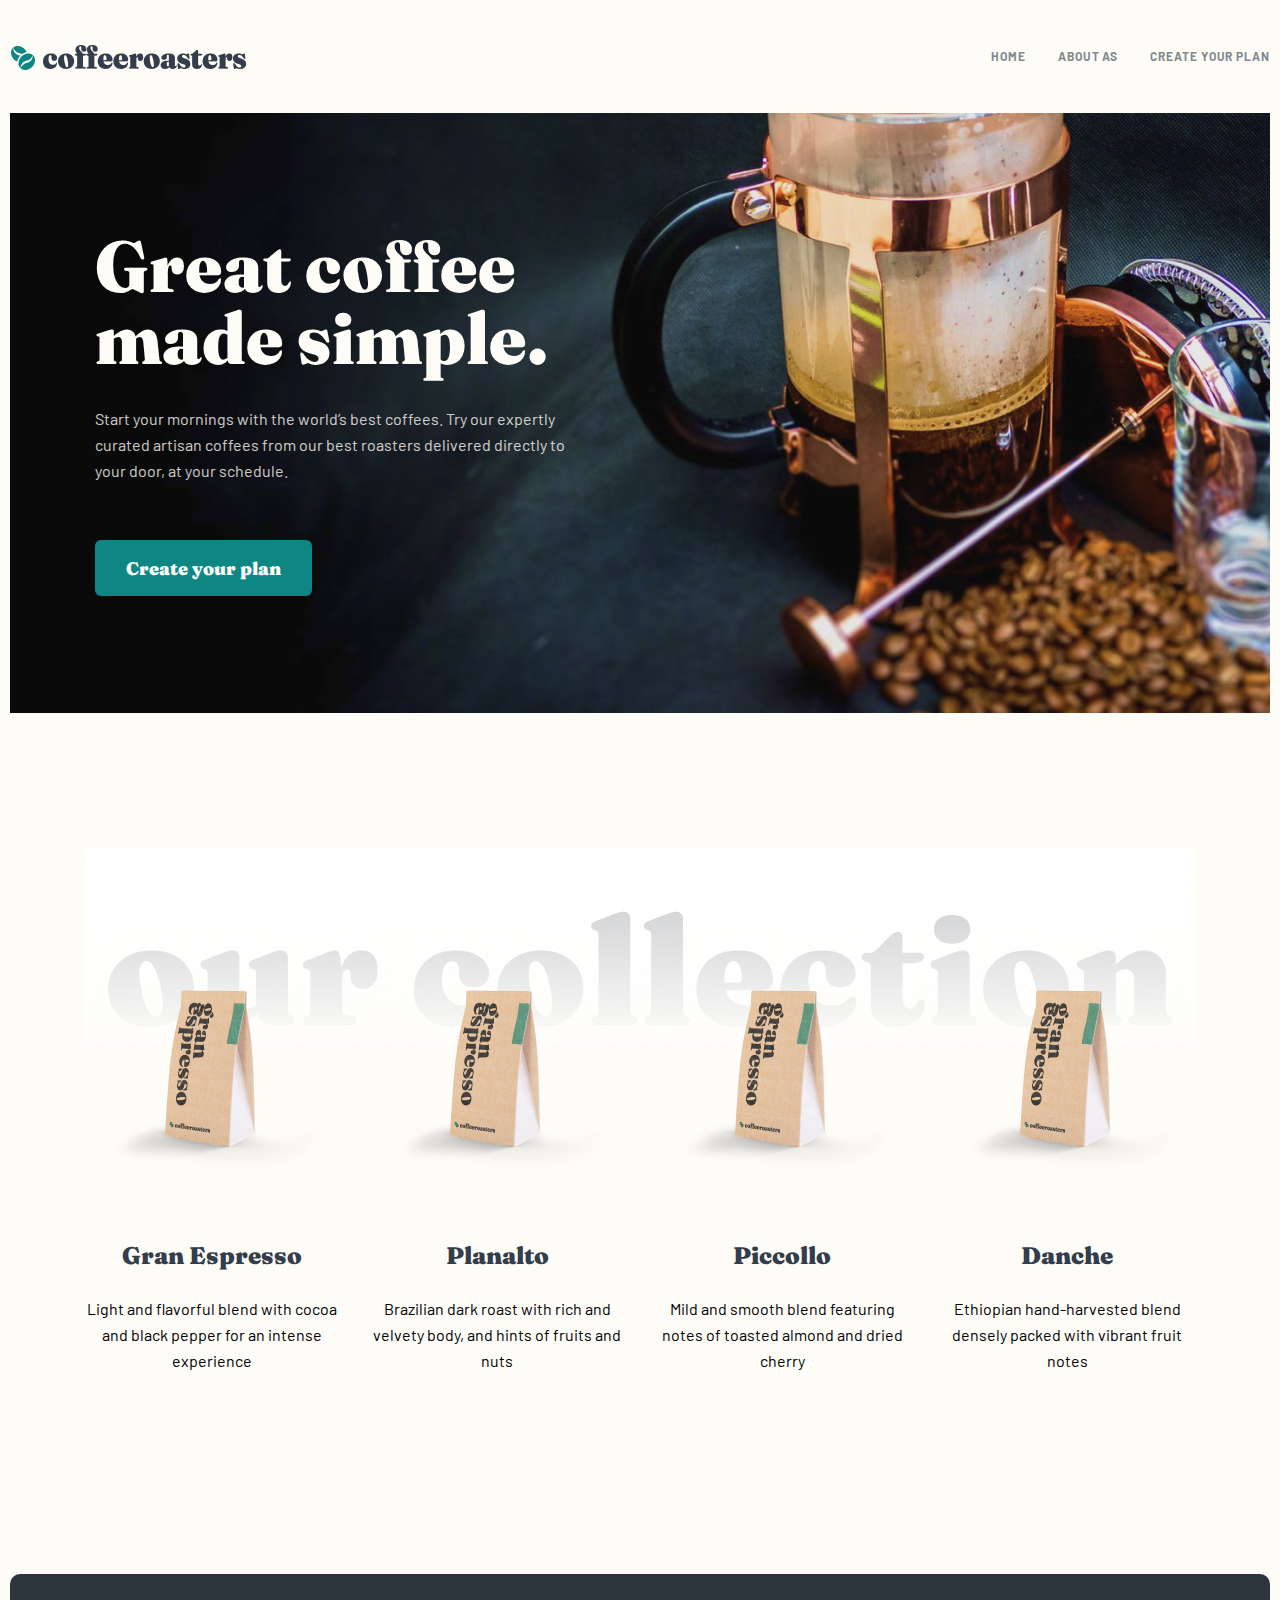
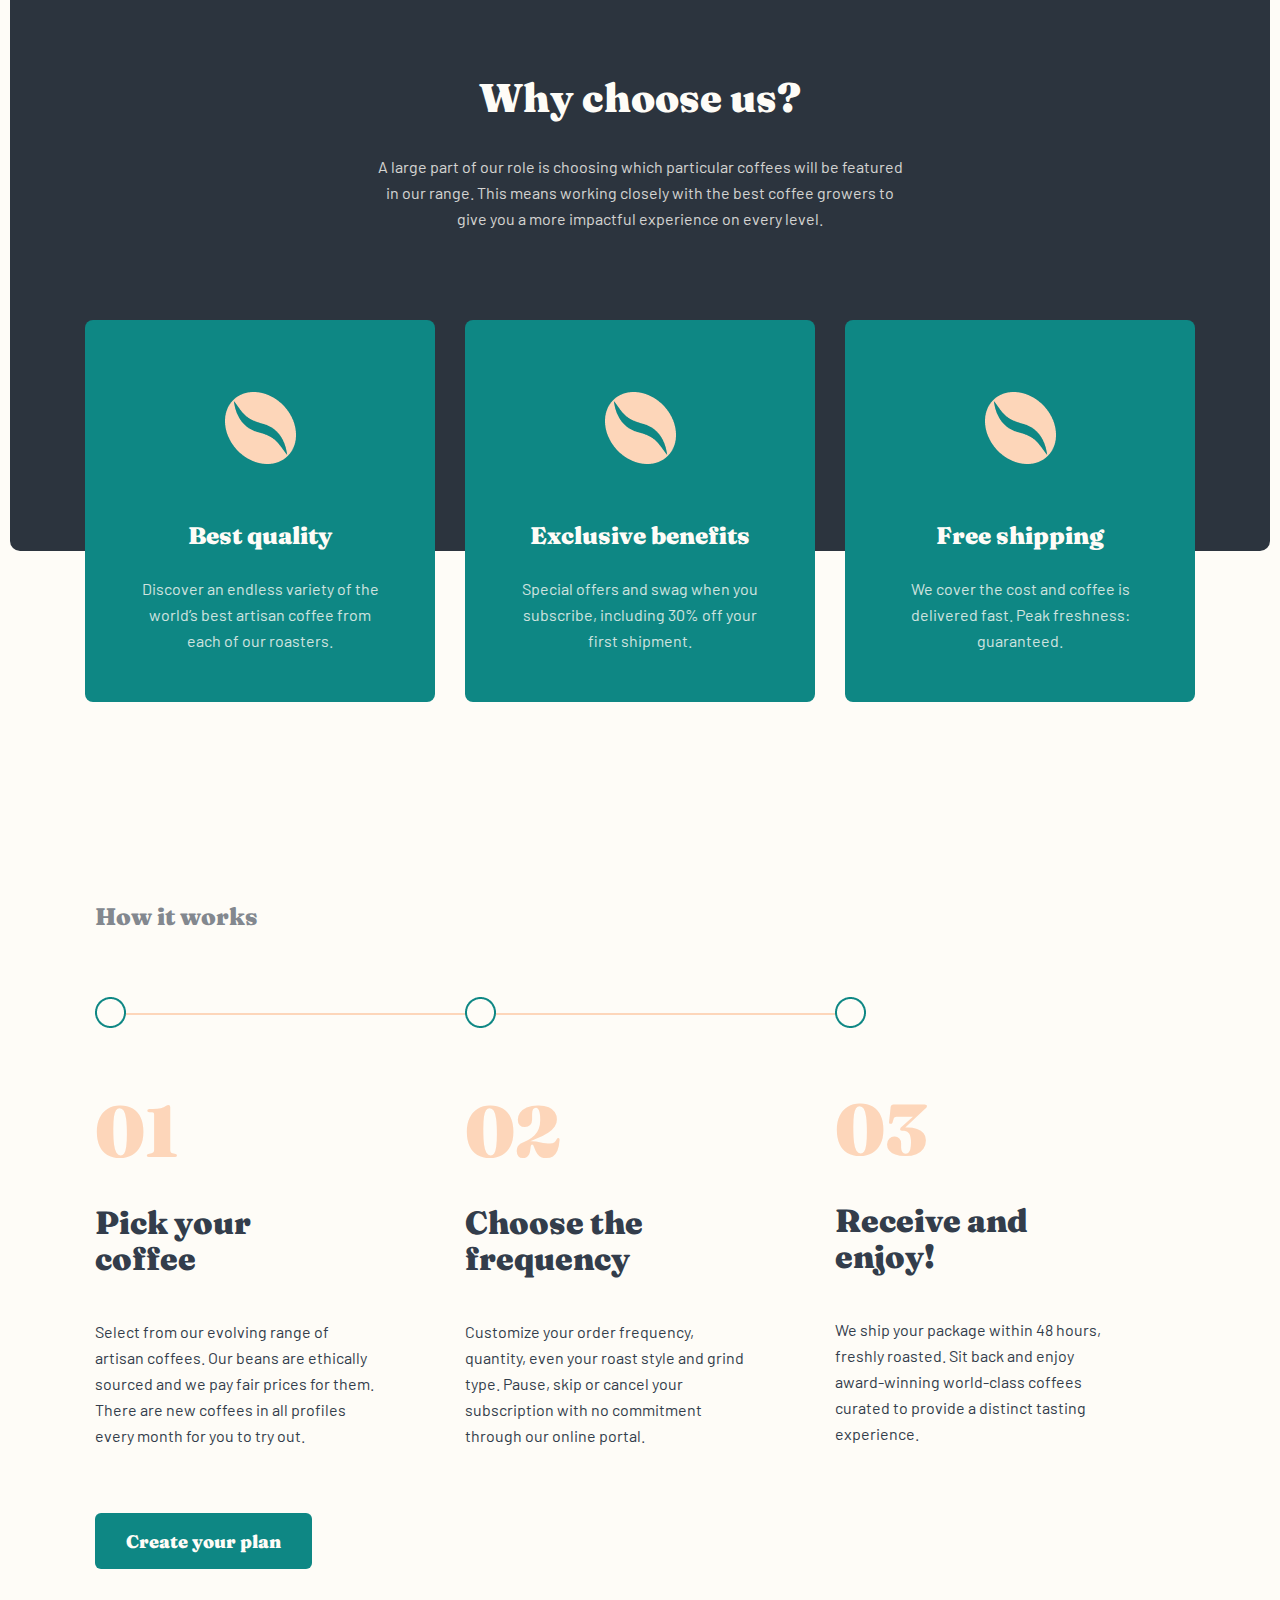
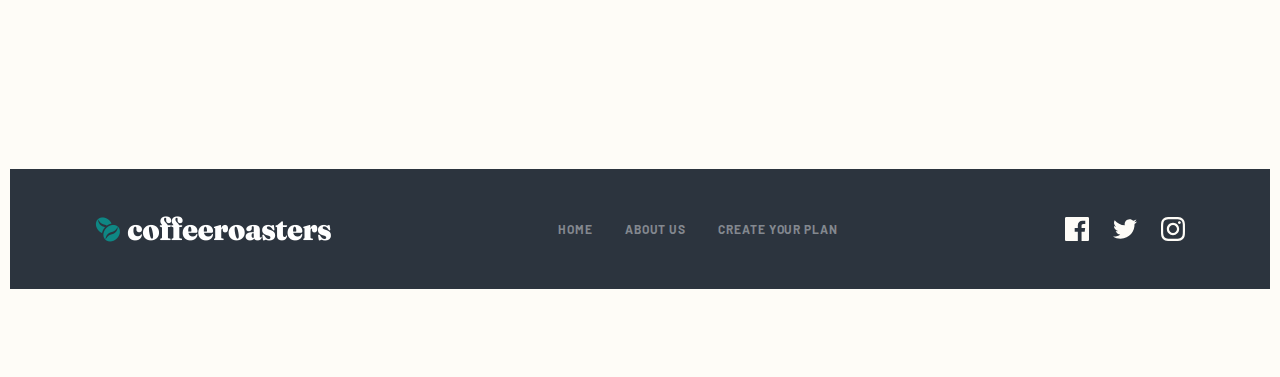
<file: index.html>
<!DOCTYPE html>
<html lang="en">
<head>
    <meta charset="UTF-8">
    <meta http-equiv="X-UA-Compatible" content="IE=edge">
    <meta name="viewport" content="width=device-width, initial-scale=1.0">

    <link rel="stylesheet" href="css/reset.css">
    <link rel="stylesheet" href="css/style.css">
    <link rel="stylesheet" href="css/media.css">


    <link rel="preconnect" href="https://fonts.googleapis.com">
    <link rel="preconnect" href="https://fonts.gstatic.com" crossorigin>
    <link href="https://fonts.googleapis.com/css2?family=Barlow:wght@400;700&family=Fraunces:wght@900&display=swap" rel="stylesheet">

    <title>coffeeroaster</title>
</head>
<body>
    <header>
        <a href="index.html" class="logo"></a>
        <div class="burger"> <!-- add click -->
            <nav> 
                <a href="index.html">Home</a>
                <a href="about.html">About as</a>
                <a href="subscribe.html">Create your plan</a>
                
            </nav>
        </div>
        <button class="nav_button"></button> <!-- add click -->
    </header>
    <main>
        <section class="first">
            <div class="first_conteiner">
                <h1>Great coffee made simple.</h1>
                <p>Start your mornings with the world’s best coffees. Try our expertly curated artisan coffees from our best roasters delivered directly to your door, at your schedule.</p>
                <button>Create your plan</button>
            </div>
        </section>
        <section class="second conteiner_flex">
            <div class="box">
                <div class="foto"></div>
                <div class="kofe_type">
                    <h3>Gran Espresso</h3>
                    <p>Light and flavorful blend with cocoa and black pepper for an intense experience</p>
                </div>
            </div>
            <div class="box">
                <div class="foto"></div>
                <div class="kofe_type">
                    <h3>Planalto</h3>
                    <p>Brazilian dark roast with rich and velvety body, and hints of fruits and nuts</p>
                </div>
            </div>
            <div class="box">
                <div class="foto"></div>
                <div class="kofe_type">
                    <h3>Piccollo</h3>
                    <p>Mild and smooth blend featuring notes of toasted almond and dried cherry</p>
                </div>
            </div>
            <div class="box">
                <div class="foto"></div>
                <div class="kofe_type">
                    <h3>Danche</h3>
                    <p>Ethiopian hand-harvested blend densely packed with vibrant fruit notes</p>
                </div>
            </div>
        </section>
        <section class="therd">
            <div class="fon">
                <h2>Why choose us?</h2>
                <p>A large part of our role is choosing which particular coffees will be featured 
                    in our range. This means working closely with the best coffee growers to give 
                    you a more impactful experience on every level.</p>
            
                <div class="conteiner_flex">
                    <div class="box">
                        <div class="foto"></div>
                        <div class="vorteil">
                            <h3>Best quality</h3>
                            <p>Discover an endless variety of the world’s best artisan coffee from each of our roasters.</p>
                        </div>
                    </div>
                    <div class="box">
                        <div class="foto"></div>
                        <div class="vorteil">
                            <h3>Exclusive benefits</h3>
                            <p>Special offers and swag when you subscribe, including 30% off your first shipment.</p>
                        </div>
                    </div>
                    <div class="box">
                        <div class="foto"></div>
                        <div class="vorteil">
                            <h3>Free shipping</h3>
                            <p>We cover the cost and coffee is delivered fast. Peak freshness: guaranteed.</p>
                        </div>
                    </div>
                </div>
            </div>
        </section>
        <section class="fourth">
            <h4>How it works</h4>
            <div class="how_it_works">
                <div class="text_conteiner">
                    <img src="image/section/Oval.png" alt="">
                    <h1>01</h1>
                    <h3>Pick your coffee</h3>
                    <p>Select from our evolving range of artisan coffees. Our beans are ethically sourced and we pay fair prices for them. There are new coffees in all profiles every month for you to try out.</p>
                </div>
                <div class="text_conteiner"> 
                    <img src="image/section/Oval.png" alt="">
                    <h1>02</h1>
                    <h3>Choose the frequency</h3>
                    <p>Customize your order frequency, quantity, even your roast style and grind type. Pause, skip or cancel your subscription with no commitment through our online portal.</p>
                </div>
                <div class="text_conteiner"> 
                    <img src="image/section/Oval.png" alt="">
                    <h1 class="border">03</h1>
                    <h3>Receive and enjoy!</h3>
                    <p>We ship your package within 48 hours, freshly roasted. Sit back and enjoy award-winning world-class coffees curated to provide a distinct tasting experience.</p>
                </div>
            </div>
            <button>Create your plan</button>
        </section>
    </main>
    <footer>
        <div class="logo_footer"></div>
        <div class="nav_footer">
            <a href="index.html">HOME</a>
            <a href="about.html">ABOUT US</a>
            <a href="subscribe.html">Create your plan</a>
        </div>
        <div class="social">
            <a href="#"></a>
            <a href="#"></a>
            <a href="#"></a>
        </div>
    </footer>
    
</body>
</html>
</file>
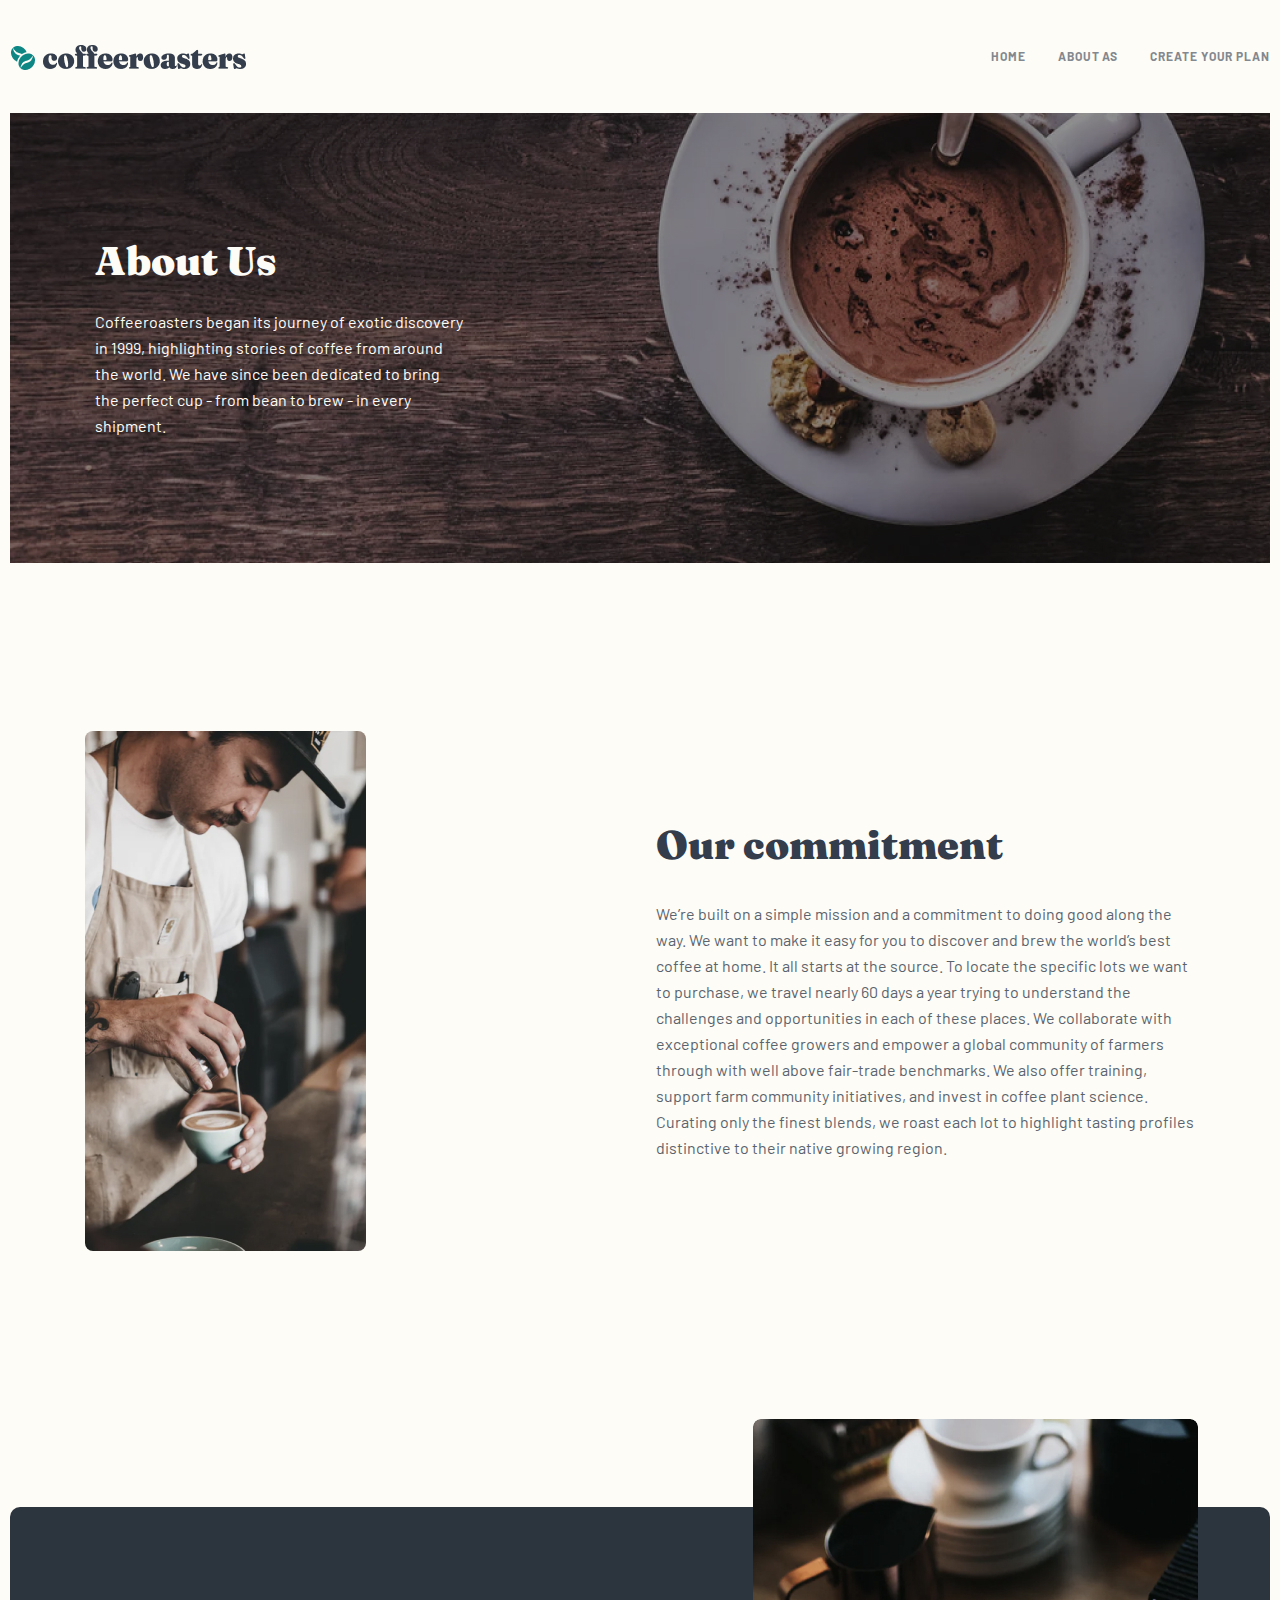
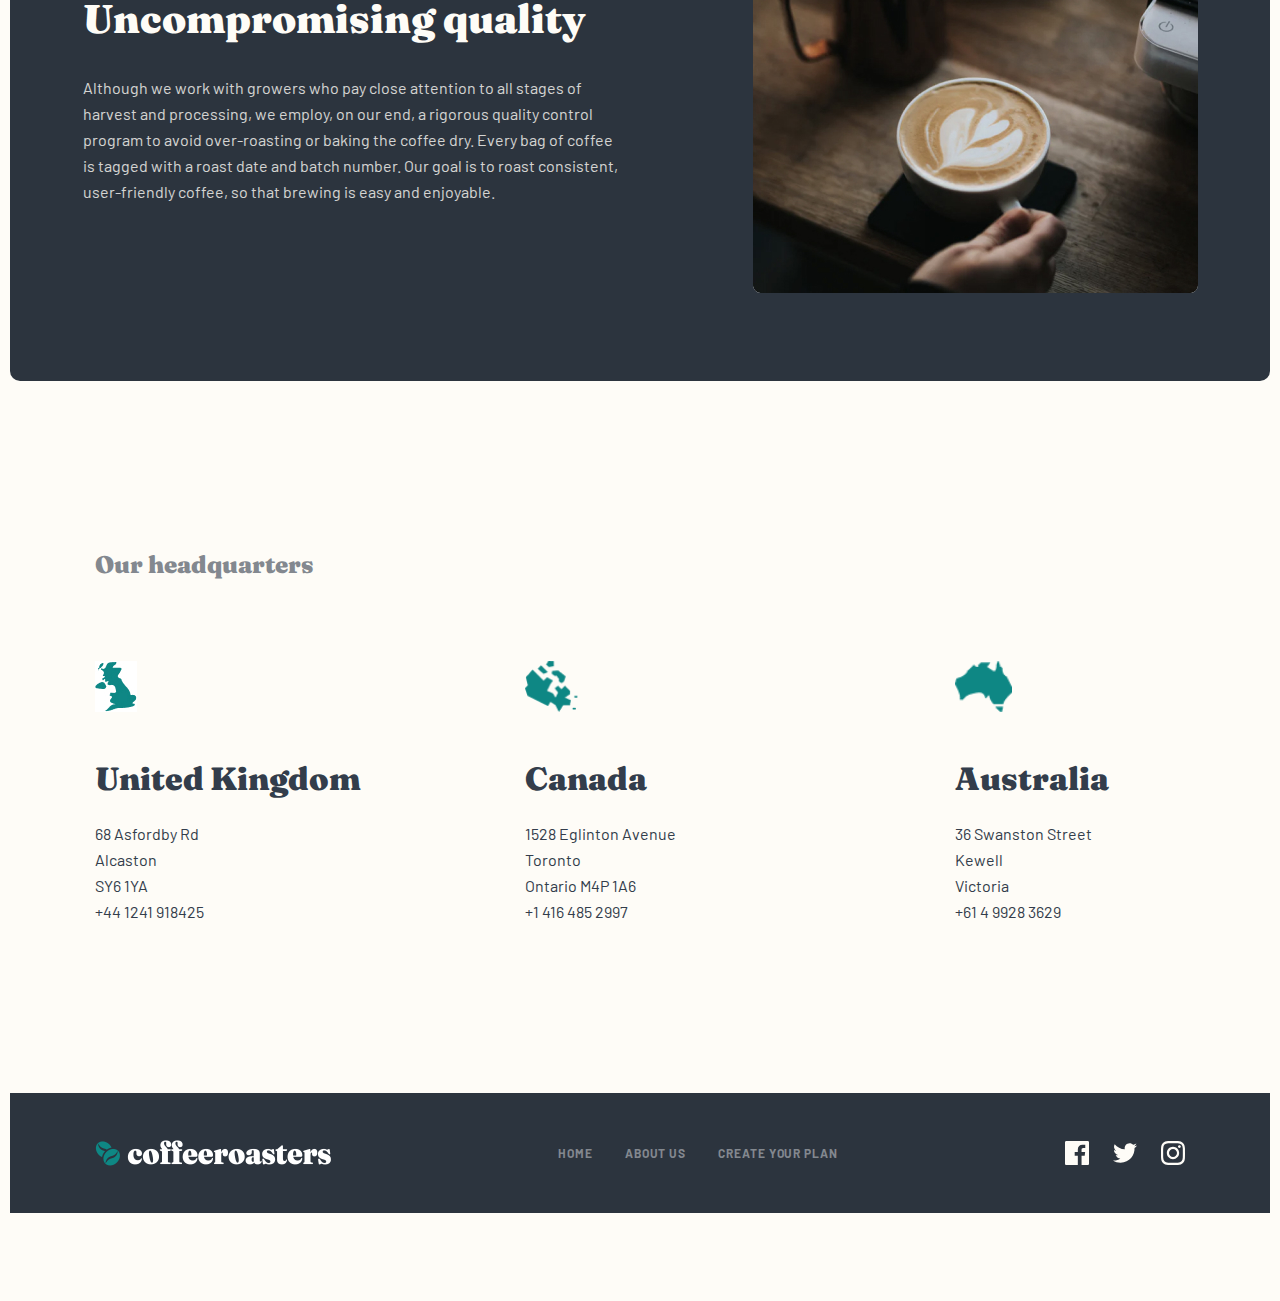
<file: about.html>
<!DOCTYPE html>
<html lang="en">
<head>
    <meta charset="UTF-8">
    <meta http-equiv="X-UA-Compatible" content="IE=edge">
    <meta name="viewport" content="width=device-width, initial-scale=1.0">

    <link rel="stylesheet" href="css/reset.css">
    <link rel="stylesheet" href="css/style.css">
    <link rel="stylesheet" href="css/media.css">


    <link rel="preconnect" href="https://fonts.googleapis.com">
    <link rel="preconnect" href="https://fonts.gstatic.com" crossorigin>
    <link href="https://fonts.googleapis.com/css2?family=Barlow:wght@400;700&family=Fraunces:wght@900&display=swap" rel="stylesheet">

    <title>coffeeroaster</title>
</head>
<body>
    <header>
        <a href="index.html" class="logo"></a>
        <div class="burger"> <!-- add click -->
            <nav> 
                <a href="index.html">Home</a>
                <a href="about.html">About as</a>
                <a href="subscribe.html">Create your plan</a>
                
            </nav>
        </div>
        <button class="nav_button"></button> <!-- add click -->
    </header>
    <main>
        <section class="first about">
            <div class="first_conteiner about">
                <h3>About Us</h3>
                <p>Coffeeroasters began its journey of exotic discovery in 1999, highlighting stories of coffee from around the world. We have since been dedicated to bring the perfect cup - from bean to brew - in every shipment.</p>
                
            </div>
        </section>
        <section class="second about">
            <div class="first_box"></div>
            <div class="second_box">
                <h3>Our commitment</h3>
                <p>We’re built on a simple mission and a commitment to doing good along the way. We want to make it easy for you to discover and brew the world’s best coffee at home. It all starts at the source. To locate the specific lots we want to purchase, we travel nearly 60 days a year trying to understand the challenges and opportunities in each of these places. We collaborate with exceptional coffee growers and empower a global community of farmers through with well above fair-trade benchmarks. We also offer training, support farm community initiatives, and invest in coffee plant science. Curating only the finest blends, we roast each lot to highlight tasting profiles distinctive to their native growing region.</p>
            </div>
            
        </section>
        <section class="therd about">
            
            <div class="therd_conteiner">
                <div class="therd_text">
                    <h2>Uncompromising quality</h2>
                    <p>Although we work with growers who pay close attention to all stages of harvest and processing, we employ, on our end, a rigorous quality control program to avoid over-roasting or baking the coffee dry. Every bag of coffee is tagged with a roast date and batch number. Our goal is to roast consistent, user-friendly coffee, so that brewing is easy and enjoyable.</p>
                    
                </div>
                <div class="therd_foto">
                        
                </div>
                
            </div>
            <div class="therd_fon">
    
            </div>

        </section>
        <section class="fourth about">
            <h4>Our headquarters</h4>
            <div class="how_it_works">
                <div class="text_conteiner">
                    <img src="image/about/uk.jpg" alt="">
                    
                    <h3>United Kingdom</h3>
                    <p>68  Asfordby Rd <br>Alcaston <br> SY6 1YA <br> +44 1241 918425</p>
                </div>
                <div class="text_conteiner"> 
                    <img src="image/about/canada.png" alt="">
                    
                    <h3>Canada</h3>
                    <p>1528  Eglinton Avenue<br>Toronto <br>Ontario M4P 1A6 <br>+1 416 485 2997</p>
                </div>
                <div class="text_conteiner"> 
                    <img src="image/about/australia.png" alt="">
                    
                    <h3>Australia</h3>
                    <p>36 Swanston Street <br>Kewell <br>Victoria <br> +61 4 9928 3629</p>
                </div>
            </div>
            
        </section>
    </main>
    <footer>
        <div class="logo_footer"></div>
        <div class="nav_footer">
            <a href="index.html">HOME</a>
            <a href="about.html">ABOUT US</a>
            <a href="subscribe.html">Create your plan</a>
        </div>
        <div class="social">
            <a href="#"></a>
            <a href="#"></a>
            <a href="#"></a>
        </div>
    </footer>
    
</body>
</html>
</file>
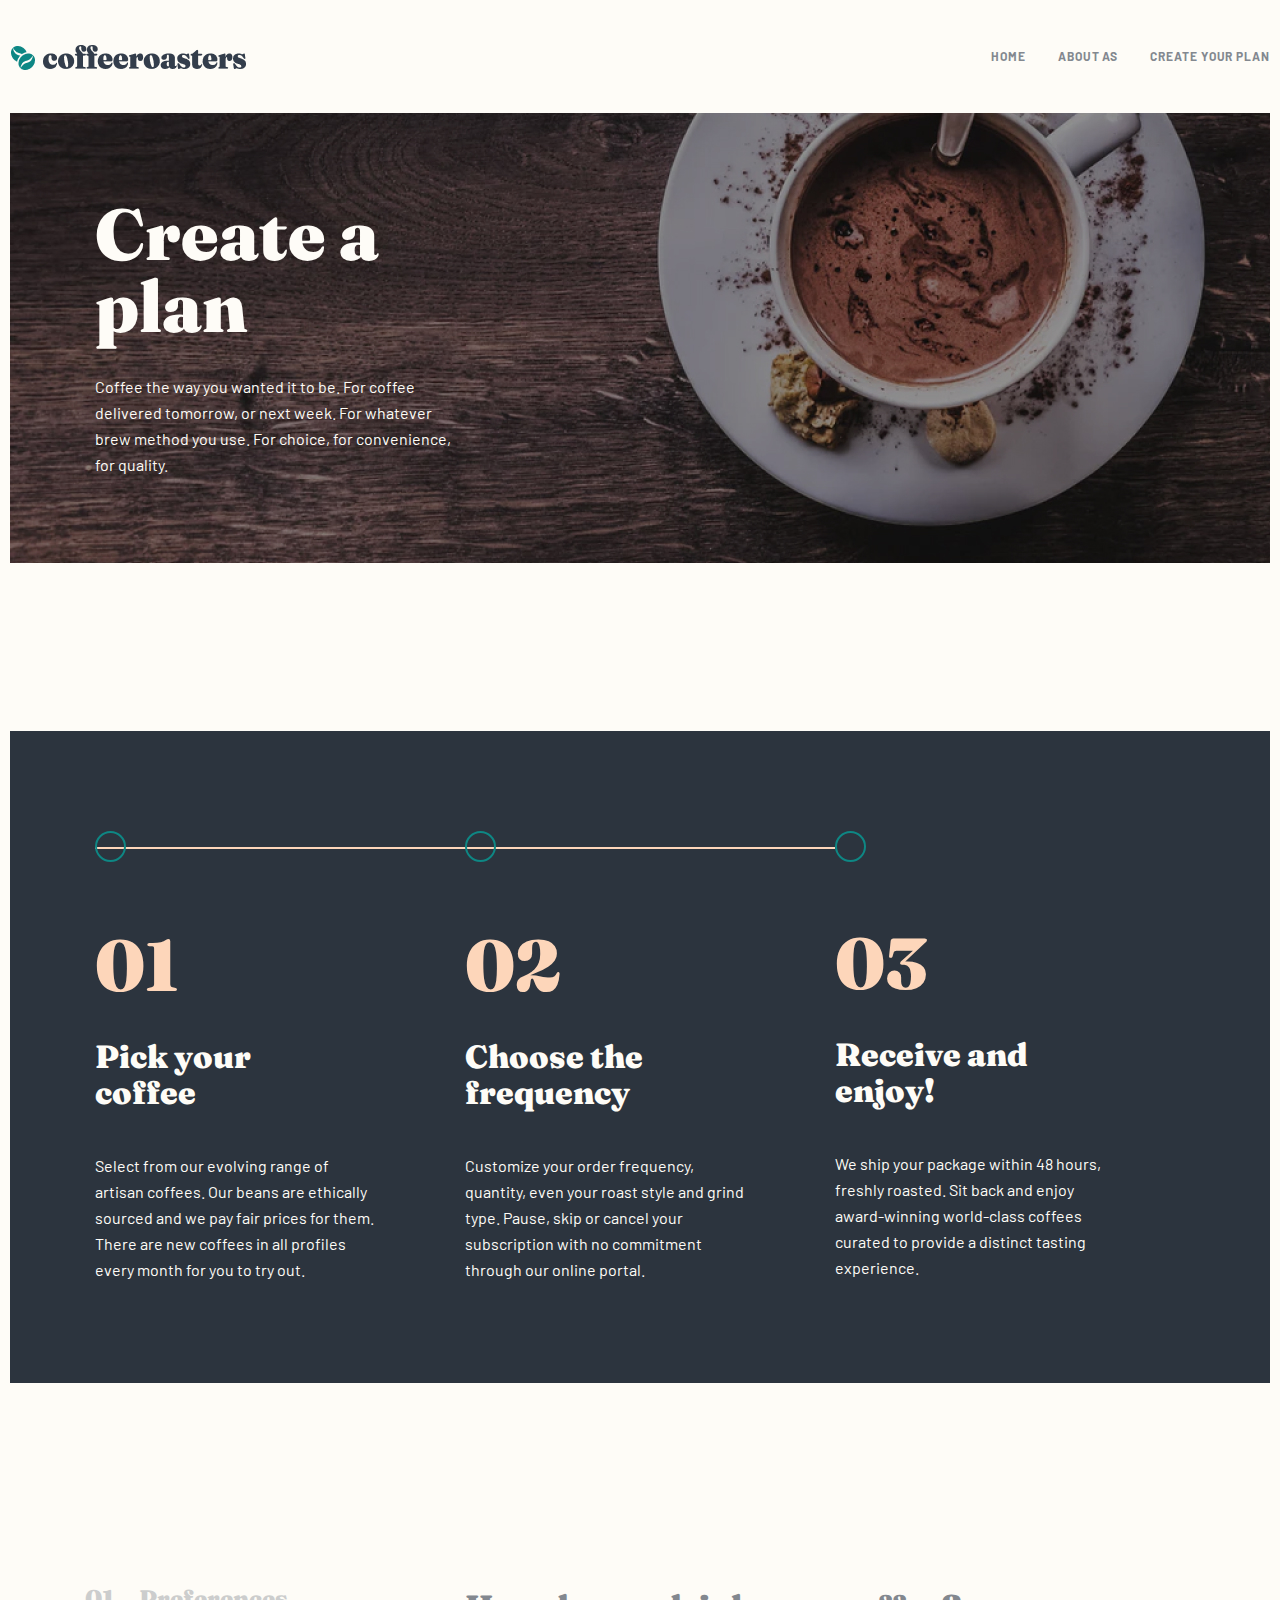
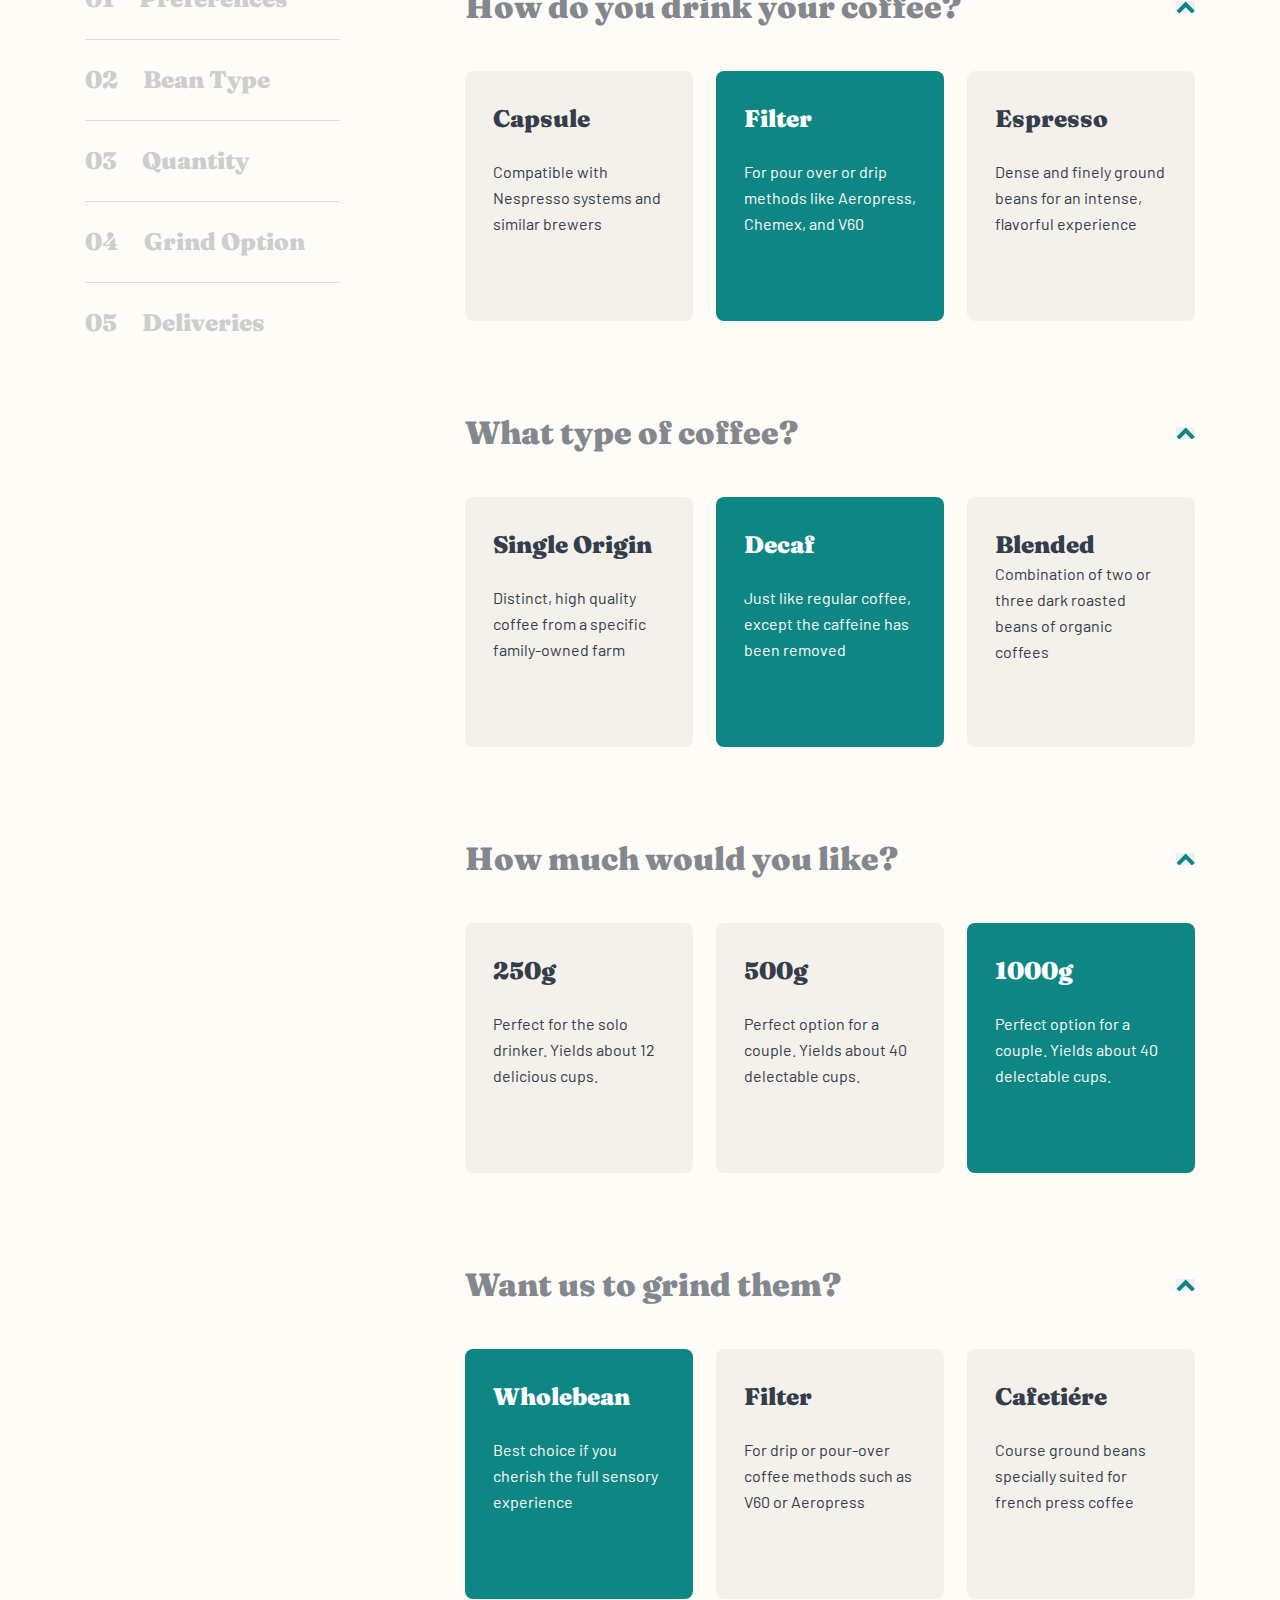
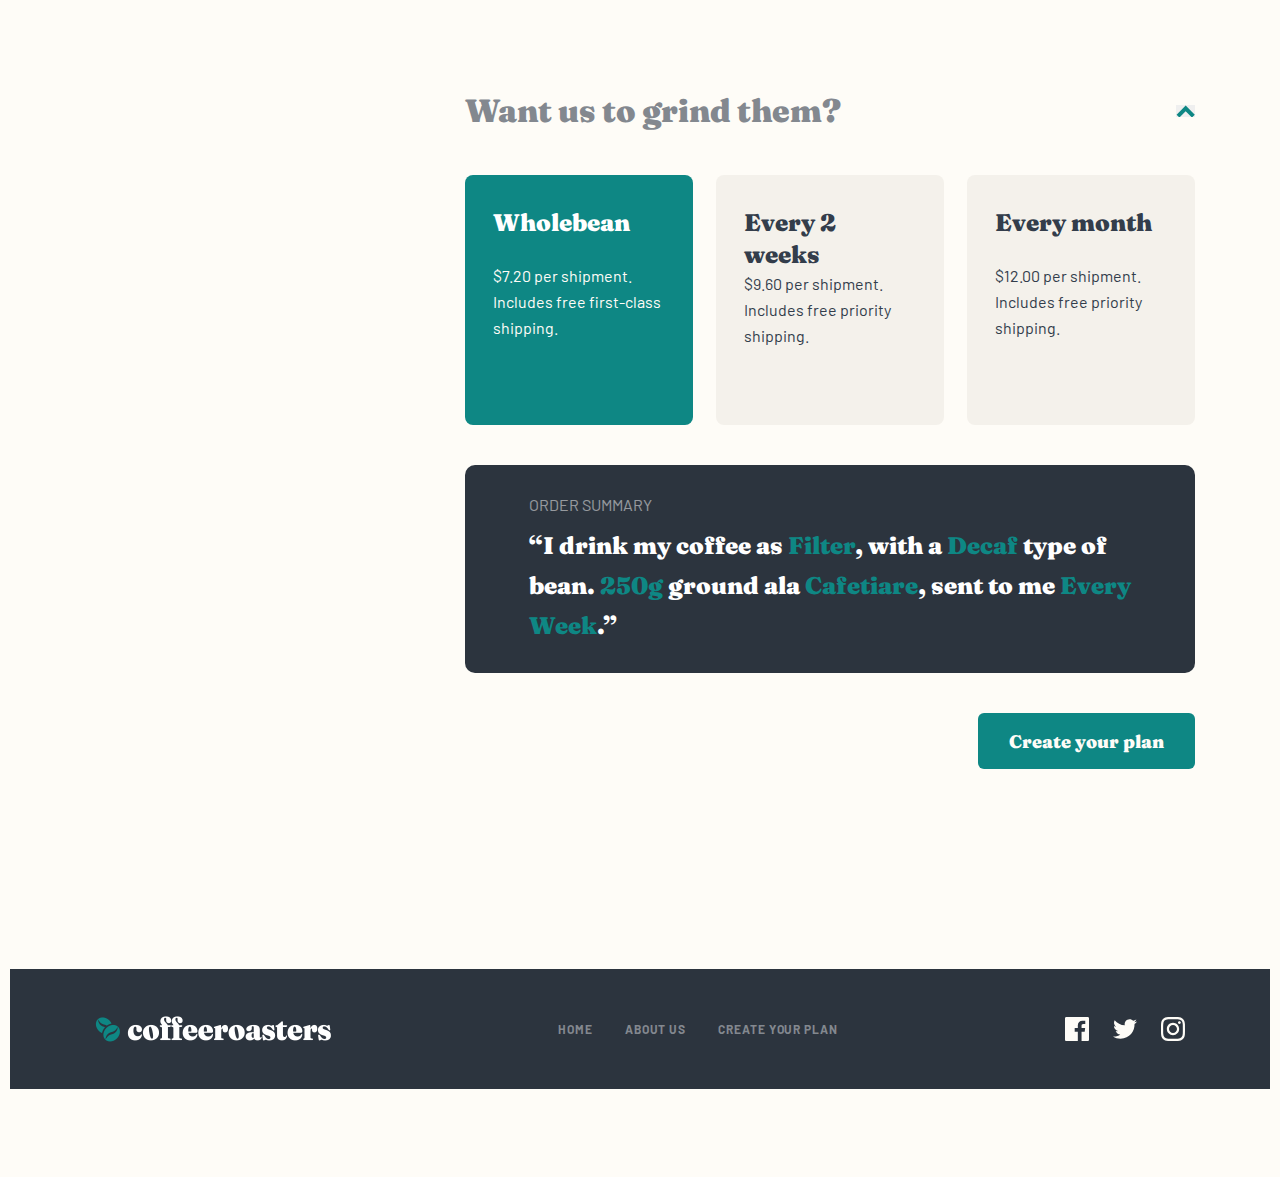
<file: subscribe.html>
<!DOCTYPE html>
<html lang="en">
<head>
    <meta charset="UTF-8">
    <meta http-equiv="X-UA-Compatible" content="IE=edge">
    <meta name="viewport" content="width=device-width, initial-scale=1.0">

    <link rel="stylesheet" href="css/reset.css">
    <link rel="stylesheet" href="css/style.css">
    <link rel="stylesheet" href="css/media.css">


    <link rel="preconnect" href="https://fonts.googleapis.com">
    <link rel="preconnect" href="https://fonts.gstatic.com" crossorigin>
    <link href="https://fonts.googleapis.com/css2?family=Barlow:wght@400;700&family=Fraunces:wght@900&display=swap" rel="stylesheet">

    <title>coffeeroaster</title>
</head>
<body>
    <header>
        <a href="index.html" class="logo"></a>
        <div class="burger"> <!-- add click -->
            <nav> 
                <a href="index.html">Home</a>
                <a href="about.html">About as</a>
                <a href="subscribe.html">Create your plan</a>
                
            </nav>
        </div>
        <button class="nav_button"></button> <!-- add click -->
    </header>
    <main>
        <section class="first about">
            <div class="first_conteiner about">
                <h1>Create a plan</h1>
                <p>Coffee the way you wanted it to be. For coffee delivered tomorrow, or next week. For whatever brew method you use. For choice, for convenience, for quality.</p>
                
            </div>
        </section>

        <section class="fourth subs"> <!-- subscribe -->
            
            <div class="how_it_works">
                <div class="text_conteiner">
                    <img src="image/subscribe/oval_subscribe.svg" alt="">
                    <h1>01</h1>
                    <h3>Pick your coffee</h3>
                    <p>Select from our evolving range of artisan coffees. Our beans are ethically sourced and we pay fair prices for them. There are new coffees in all profiles every month for you to try out.</p>
                </div>
                <div class="text_conteiner"> 
                    <img src="image/subscribe/oval_subscribe.svg" alt="">
                    <h1>02</h1>
                    <h3>Choose the frequency</h3>
                    <p>Customize your order frequency, quantity, even your roast style and grind type. Pause, skip or cancel your subscription with no commitment through our online portal.</p>
                </div>
                <div class="text_conteiner"> 
                    <img src="image/subscribe/oval_subscribe.svg" alt="">
                    <h1 class="border">03</h1>
                    <h3>Receive and enjoy!</h3>
                    <p>We ship your package within 48 hours, freshly roasted. Sit back and enjoy award-winning world-class coffees curated to provide a distinct tasting experience.</p>
                </div>
            </div>
            
        </section>
        <section class="subscribe">
            <div class="small">
                <div class="small_box"><span id="">01</span><span id="Preferences">Preferences</span></div>
                <div class="small_box"><span id="">02</span><span id="Bean Type">Bean Type</span></div>
                <div class="small_box"><span id="">03</span><span id="Quantity">Quantity</span></div>
                <div class="small_box"><span id="">04</span><span id="Grind Option">Grind Option</span></div>
                <div class="small_box"><span id="">05</span><span id="Deliveries">Deliveries</span></div>
            </div>
            <div class="big">
                <div class="big_box">
                    <div class="header">
                        <h2>How do you drink your coffee?</h2>
                        <button class="open_content"></button>
                    </div>
                    <div class="content">
                        <div class="tipe">
                            <div class="type">
                                <h4>Capsule</h4>
                                <p>Compatible with Nespresso systems and similar brewers</p>
                            </div>
                        </div>
                        <div class="tipe chek">
                            <div class="type">
                                <h4>Filter</h4>
                                <p>For pour over or drip methods like Aeropress, Chemex, and V60</p>
                            </div>
                        </div>
                        <div class="tipe">
                            <div class="type">
                                <h4>Espresso</h4>
                                <p>Dense and finely ground beans for an intense, flavorful experience</p>
                            </div>
                        </div>
                    </div>
                </div>
                <div class="big_box">
                    <div class="header">
                        <h2>What type of coffee?</h2>
                        <button class="open_content"></button>
                    </div>
                    <div class="content">
                        <div class="tipe">
                            <div class="type">
                                <h4>Single Origin</h4>
                                <p>Distinct, high quality coffee from a specific family-owned farm</p>
                            </div>
                        </div>
                        <div class="tipe chek">
                            <div class="type">
                                <h4>Decaf</h4>
                                <p>Just like regular coffee, except the caffeine has been removed</p>
                            </div>
                        </div>
                        <div class="tipe">
                            <div class="type">
                                <h4>Blended</h4>
                                <p>Combination of two or three dark roasted beans of organic coffees</p>
                            </div>
                        </div>
                    </div>
                </div>
                <div class="big_box">
                    <div class="header">
                        <h2>How much would you like?</h2>
                        <button class="open_content"></button>
                    </div>
                    <div class="content">
                        <div class="tipe">
                            <div class="type">
                                <h4>250g</h4>
                                <p>Perfect for the solo drinker. Yields about 12 delicious cups.</p>
                            </div>
                        </div>
                        <div class="tipe">
                            <div class="type">
                                <h4>500g</h4>
                                <p>Perfect option for a couple. Yields about 40 delectable cups.</p>
                            </div>
                        </div>
                        <div class="tipe chek">
                            <div class="type">
                                <h4>1000g</h4>
                                <p>Perfect option for a couple. Yields about 40 delectable cups.</p>
                            </div>
                        </div>
                    </div>
                </div>
                <div class="big_box">
                    <div class="header">
                        <h2>Want us to grind them?</h2>
                        <button class="open_content"></button>
                    </div>
                    <div class="content">
                        <div class="tipe chek">
                            <div class="type">
                                <h4>Wholebean</h4>
                                <p>Best choice if you cherish the full sensory experience</p>
                            </div>
                        </div>
                        <div class="tipe">
                            <div class="type">
                                <h4>Filter</h4>
                                <p>For drip or pour-over coffee methods such as V60 or Aeropress</p>
                            </div>
                        </div>
                        <div class="tipe">
                            <div class="type">
                                <h4>Cafetiére</h4>
                                <p>Course ground beans specially suited for french press coffee</p>
                            </div>
                        </div>
                    </div>
                </div>
                <div class="big_box">
                    <div class="header">
                        <h2>Want us to grind them?</h2>
                        <button class="open_content"></button>
                    </div>
                    <div class="content">
                        <div class="tipe chek">
                            <div class="type">
                                <h4>Wholebean</h4>
                                <p>$7.20 per shipment. Includes free first-class shipping.</p>
                            </div>
                        </div>
                        <div class="tipe">
                            <div class="type">
                                <h4>Every 2 weeks</h4>
                                <p>$9.60 per shipment. Includes free priority shipping.</p>
                            </div>
                        </div>
                        <div class="tipe">
                            <div class="type">
                                <h4>Every month</h4>
                                <p>$12.00 per shipment. Includes free priority shipping.</p>
                            </div>
                        </div>
                    </div>
                    <div class="order">
                        <div class="order_box">
                            <h3>Order Summary</h3>
                            <h4>“I drink my coffee as <span id="">Filter</span>, with a <span id="">Decaf</span> type of bean. <span id="">250g</span> 
                                ground ala <span id="">Cafetiare</span>, sent to me <span id="">Every Week</span>.”</h4>
                        </div>
                            
                        <button>Create your plan</button>
                    </div>
                </div>
                
            </div>
            
        </section>
        
        
    </main>
    <footer>
        <div class="logo_footer"></div>
        <div class="nav_footer">
            <a href="index.html">HOME</a>
            <a href="about.html">ABOUT US</a>
            <a href="subscribe.html">Create your plan</a>
        </div>
        <div class="social">
            <a href="#"></a>
            <a href="#"></a>
            <a href="#"></a>
        </div>
    </footer>
    
</body>
</html>
</file>
<file: css/style.css>
body {
    background-color: #F2F2F2;
    background: #FEFCF7;
    padding: 0 10px;
    margin-left: auto;
    margin-right: auto;
    max-width: 1300px;
}

/* special class */

/* special class end */

/* header start */
header {
    max-width: 1280px;
    display: flex;
    justify-content: space-between;
    align-items: center;
    margin-left: auto;
    margin-right: auto;
    height: 113px;
}

.logo {
    width: 236px;
    height: 26px;
    background-image: url(../image/home/logo_home.png);
    background-repeat: no-repeat;
}

nav {
    display: flex;
    gap: 32px;
}

header a {
    text-decoration: none;

    font-family: 'Barlow';
    font-style: normal;
    font-weight: 700;
    font-size: 12px;
    line-height: 15px;
    letter-spacing: 0.923077px;
    text-transform: uppercase;
    color: #83888F;
}

header a:hover {
    color: #333D4B;
}

.nav_button {
    display: none;
    width: 16px;
    height: 16px;
    background-image: url(../image/home/button_header.png);
    background-repeat: no-repeat;
    background-position: center;
}
/* header stop */

section {
    margin-bottom: 200px;
}
/* main start */

.first {
    height: 600px;
    max-width: 1280px;
    background-image: url(../image/section/first.jpg);
    background-repeat: no-repeat;
    background-position: center;
    display: flex;
    
    align-items: center;
    margin-bottom: 136px;
    
}

.first_conteiner {
    width: 578px;
    padding-left: 85px;
}

.first h1 {
    font-family: 'Fraunces';
    font-style: normal;
    font-weight: 900;
    font-size: 72px;
    line-height: 72px;
    color: #FEFCF7;
    margin-bottom: 32px;
}

.first p {
    font-family: 'Barlow';
    font-style: normal;
    font-weight: 400;
    font-size: 16px;
    line-height: 26px;
    color: #FEFCF7;
    mix-blend-mode: normal;
    opacity: 0.8;
    margin-bottom: 56px;
}

.first button,
.fourth button,
.big_box .order button {
    width: 217px;
    height: 56px;
    background: #0E8784;
    border-radius: 6px;

    font-family: 'Fraunces';
    font-style: normal;
    font-weight: 900;
    font-size: 18px;
    line-height: 25px;
    text-align: center;
    color: #FEFCF7;
}

.first button:hover,
.fourth button:hover,
.big_box .order button:hover {
    background: #66D2CF;
}
/* first stop */

/* second start */

.second {
    max-width: 1111px;
    /* height: 525px; */
    margin-left: auto;
    margin-right: auto;
    
    padding-top: 126px;

    

    background-image: url(../image/section/second.jpg);
    background-repeat: no-repeat;
    background-size: contain;
}

.conteiner_flex {
    display: flex;
    flex-wrap: wrap;
    gap: 30px;
}

.box {
    display: flex;
    flex-direction: column;
    justify-content: space-between;
}

.second .box {
    height: 399px;
    width: 255px;
    
}
.second .foto {
    width: 255px;
    height: 193px;
}

.second .foto:first-child {
    background-image: url(../image/section/koffe_espresso.png);
    background-repeat: no-repeat;
    
}

.second h3,
.therd h3 {
    font-family: 'Fraunces';
    font-style: normal;
    font-weight: 900;
    font-size: 24px;
    line-height: 32px;
    text-align: center;
    
    margin-bottom: 24px;
}

.second h3,
.therd p {
   color: #333D4B; 
}

.second p,
.therd p {
    font-family: 'Barlow';
    font-style: normal;
    font-weight: 400;
    font-size: 16px;
    line-height: 26px;
    text-align: center;
    
}

/* second stop */

/* therd start */
.therd {
    margin-bottom: 350px;
}
.therd .fon {
    width: 100%;
    height: 577px;
    padding: 100px 24px 0 24px;
    background: #2C343E;
    border-radius: 10px;

    display: flex;
    flex-direction: column;
    gap: 32px;
    align-items: center;

    position: relative;

}

.therd h2 {
    font-family: 'Fraunces';
    font-style: normal;
    font-weight: 900;
    font-size: 40px;
    line-height: 48px;
    text-align: center;
    color: #FEFCF7;
}

.therd p {
    max-width: 540px;
    font-family: 'Barlow';
    font-style: normal;
    font-weight: 400;
    font-size: 16px;
    line-height: 26px;
    text-align: center;
    color: #FEFCF7;
    mix-blend-mode: normal;
    opacity: 0.8;
}
.therd .box {
    max-width: 350px;
    height: 382px;
    background: #0E8784;
    border-radius: 8px;
    padding: 72px 47px 48px 47px;

    align-items: center;
}

.therd .foto {
    width: 72px;
    height: 72px; 
    background-image: url(../image/section/best_quality.png);  
    background-repeat: no-repeat;
}
.therd h3,
.therd p {
  color: #FEFCF7;  
}

.therd .conteiner_flex {
    position: absolute;
    top: 346px;
    
}

/* therd stop */

/* fouth start */

.fourth {
    /* height: 565px; */
    padding-left: 85px;
}

.fourth h4 {
    font-family: 'Fraunces';
    font-style: normal;
    font-weight: 900;
    font-size: 24px;
    line-height: 32px;
    color: #83888F;
    margin-bottom: 80px;
}

.how_it_works {
    max-width: 1110px;
    /* height: 453px; */
    display: flex;
    justify-content: space-between;
    margin-bottom: 64px;
}

.text_conteiner {
    width: 380px;
    position: relative;
}
.fourth img {
    position: absolute;
    transform: translateY(-16px);
}
.fourth h1 {
    font-family: 'Fraunces';
    font-style: normal;
    font-weight: 900;
    font-size: 72px;
    line-height: 72px;
    color: #FDD6BA;

    margin-bottom: 38px;
    padding-top: 80px;
    border-top: 2px solid #FDD6BA;
}

.fourth .border {
    border-top: none;
}
.fourth h3 {
    font-family: 'Fraunces';
    font-style: normal;
    font-weight: 900;
    font-size: 32px;
    line-height: 36px;
    color: #333D4B;

    max-width: 255px;
    margin-bottom: 42px;
}

.fourth p {
    font-family: 'Barlow';
    font-style: normal;
    font-weight: 400;
    font-size: 16px;
    line-height: 26px;
    color: #333D4B;

    max-width: 285px;

}
/* fourth stop */


/* main stop */

/* footer start */
footer {
    max-width: 1280px;
    height: 120px;
    background: #2C343E;
    margin-bottom: 88px;

    display: flex;
    justify-content: space-between;
    align-items: center;
    padding: 0 85px;
}

.logo_footer {
    width: 236px;
    height: 26px;
    background-image: url(../image/home/logo_footer.png);
    background-position: center;
    background-repeat: no-repeat;
    background-size: cover;
}
.nav_footer {
    display: flex;
    gap: 32px;
}

.nav_footer a {
    font-family: 'Barlow';
    font-style: normal;
    font-weight: 700;
    font-size: 12px;
    line-height: 15px;
    letter-spacing: 0.923077px;
    text-transform: uppercase;

    color: #83888F;
}

.nav_footer a:hover {
    color: #FEFCF7;
}
.social {
    width: 120px;
    height: 24px;
    display: flex;
    gap: 24px;
}

.social a {
    width: 24px;
    height: 24px;
    
}

.social a:nth-child(1) {
    background-image: url(../image/home/facebook.svg);
    background-repeat: no-repeat;
    background-position: center;
}

.social a:nth-child(2) {
    background-image: url(../image/home/twiter.svg);
    background-repeat: no-repeat;
    background-position: center;
}

.social a:nth-child(3) {
    background-image: url(../image/home/instagram.svg);
    background-repeat: no-repeat;
    background-position: center;
}
.social a:nth-child(1):hover {
    background-image: url(../image/home/facebook_hover.svg);
    background-repeat: no-repeat;
    background-position: center;
}

.social a:nth-child(2):hover {
    background-image: url(../image/home/twiter_hover.svg);
    background-repeat: no-repeat;
    background-position: center;
}

.social a:nth-child(3):hover {
    background-image: url(../image/home/instagram_hover.svg);
    background-repeat: no-repeat;
    background-position: center;
}
/* footer stop */

/* ABOUT AS */

/* firts section about as start */

.first.about {
    height: 450px;
    background-image: url(../image/about/first_section.jpg);
    margin-bottom: 168px;
}
.first_conteiner.about {
    width: 455px;
    padding-left: 85px;
}
.first h3 {
    font-family: 'Fraunces';
    font-style: normal;
    font-weight: 900;
    font-size: 40px;
    line-height: 48px;
    color: #FEFCF7;
    margin-bottom: 24px;
}
.first.about p {
    opacity: 1;
    margin-bottom: 0;
}

/* firts section about as stop */

/* second section about as start */

.second.about {
    height: 520px;
    display: flex;
    justify-content: space-between;
    align-items: center;
    flex-direction: row;
    background-image: none;
    gap: 69px;
    padding-top: 0;
    margin-bottom: 168px;
}
.first_box {
    max-width: 455px;
    min-width: 281px;
    height: 100%;
    border-radius: 8px;
    background-image: url(../image/about/second_section.jpg);
    background-repeat: no-repeat;
    background-position: center;
}

.second_box {
    max-width: 540px;
    min-width: 339px;
}
.second_box h3 {
    font-family: 'Fraunces';
    font-style: normal;
    font-weight: 900;
    font-size: 40px;
    line-height: 48px;
    color: #333D4B;
    text-align: start;
    margin-bottom: 32px;
}

.second_box p {
    font-family: 'Barlow';
font-style: normal;
font-weight: 400;
font-size: 16px;
line-height: 26px;
color: #333D4B;
mix-blend-mode: normal;
opacity: 0.8;
text-align: start;
}

/* second section about as stop */

/* therd section about as start */
.therd.about,
.fourth.about {
    margin-bottom: 168px;
}
.therd.about h2 {
    margin-bottom: 32px;
}
.therd.about p,
.therd.about h2 {
    text-align: left;
}

.therd.about {
    height: 562px;
    position: relative;
}

.therd_fon {
    position: absolute;
    z-index: -1;
    bottom: 0;
    width: 100%;

height: 474px;
    background: #2C343E;
border-radius: 10px;
}
.therd_conteiner {
    max-width: 1115px;
    display: flex;
    justify-content: space-between;
    margin-left: auto;
    margin-right: auto;
}

.therd_text {
    padding-top: 176px;
}

.therd_foto {
    width: 445px;
    height: 474px;
    background-image: url(../image/about/therd_section.jpg);
    background-repeat: no-repeat;
    background-position: center;
    border-radius: 8px;
}

/*  therd section about as stop */

/* fourth about as start */

.fourth.about img {
    position: relative;
    margin-bottom: 45px;
    transform: translateY(0);
    height: 51px;
}

.fourth.about h3 {
    margin-bottom: 24px;
    max-width: 100%;
}

.fourth.about .text_conteiner {
    max-width: 285px;
}

.fourth.about .how_it_works {
    max-width: 1145px;
    margin-bottom: 0;
}

/*  fourth section about as stop */

/*  first subscribe as start */
.first.subscribe {
    height: 450px;
    background-image: url(../image/subscribe/first_subscribe.jpg);
    margin-bottom: 168px;
}
.first_conteiner.subscribe {
    max-width: 455px;
    padding-left: 0;
    margin-left: 85px;
}

.first.subscribe p {
    margin-bottom: 0;
}

/*    first section about as stop */

/* fourth subscribe as start */

.fourth.subs {
    background: #2C343E;
    padding: 116px 0 100px 85px;
}

.fourth.subs h3 {
    color: #FEFCF7;

}

.fourth.subs p {
    color: #FEFCF7;
}
.fourth.subs .how_it_works{
    margin-bottom: 0;
}

/*    fourtht section about as stop */

/*  subscribe as start */

.subscribe {
    max-width: 1110px;
    margin-left: auto;
    margin-right: auto;
    display: flex;
    justify-content: space-between;
    flex-wrap: wrap;
}
.small {
    font-family: 'Fraunces';
font-style: normal;
font-weight: 900;
font-size: 24px;
line-height: 32px;
color: #333D4B;
width: 255px;
mix-blend-mode: normal;
opacity: 0.4;
}

.small_box {
    opacity: 0.6;
}
.small_box {
    border-top: #83888F solid 1px;
    padding: 24px 0;
    display: flex;
    gap: 25px;
}

.small_box:nth-child(1) {
    border: none;
    padding-top: 0;
}

.big {
    max-width: 730px;
    
    display: flex;
    flex-direction: column;
    
    gap: 88px;
}

.big_box {
    /* max-height: 354px; */
    /* width: 730px; */
    display: flex;
    flex-direction: column;
    gap: 40px;
}
.header,
.content{
    display: flex;
    justify-content: space-between;
    flex-wrap: wrap;

}

.content{ justify-content: flex-start;
    gap: 23px;}

.header {
    align-items: center;
}
.tipe {
    width: 228px;
    height: 250px;
    background: #F4F1EB;
border-radius: 8px;
padding-top: 32px;
display: flex;
justify-content: center;
}

.type {
    width: 172px;
    height: 134px;
    display: flex;
    flex-direction: column;
    justify-content: space-between;
    
}

.big button {
    background-image: url(../image/subscribe/Path.svg);
    width: 19px;
    height: 12px;
}

.big h2 {
    font-family: 'Fraunces';
font-style: normal;
font-weight: 900;
font-size: 32px;
line-height: 48px;
color: #83888F;
}

.big h4 {
    font-family: 'Fraunces';
font-style: normal;
font-weight: 900;
font-size: 24px;
line-height: 32px;
color: #333D4B;
}

.big p {
    font-family: 'Barlow';
font-style: normal;
font-weight: 400;
font-size: 16px;
line-height: 26px;
color: #333D4B;
}

.big .tipe.chek {
    background: #0E8784;
}

.big .tipe.chek h4{
    color: #FFFFFF;
}
.big .tipe.chek p {
  color: #FEFCF7;  
}

/* order */

.order {
display: flex;
flex-direction: column;
align-items: flex-end; 
gap: 40px;
}
.order_box {
  background: #2C343E;
border-radius: 10px;   
padding: 27px 64px;

}


.order_box h3 {
    font-family: 'Barlow';
font-style: normal;
font-weight: 400;
font-size: 16px;
line-height: 26px;
text-transform: uppercase;
color: #FFFFFF;
mix-blend-mode: normal;
opacity: 0.5;

margin-bottom: 8px;
}

.order_box h4 {
    font-family: 'Fraunces';
font-style: normal;
font-weight: 900;
font-size: 24px;
line-height: 40px;
color: #FFFFFF;
}

.order_box h4 span {
    color: #0E8784;
}
</file>
<file: css/media.css>
@media (max-width:768px) {
        header {
            height: 104px;
        }
        section {
            margin-bottom: 144px;
        }
        .first {
            height: 500px;
            
        }
        .first_conteiner {
            width: 398px;
            padding-left: 58px;
        }

        .first h1 {
            font-size: 48px;
            line-height: 48px;
            margin-bottom: 24px;
        }
        .first p {
            margin-bottom: 40px;
            font-size: 15px;
            line-height: 25px;
        }
        
        /* second */
        .second {
            padding-top: 59px;
            margin-bottom: 144px;
        }
        .conteiner_flex {
            gap: 32px;
            flex-wrap: nowrap;
            flex-direction: column;
            align-items: center;
        }
        .box {
            flex-direction: row;
            justify-content: space-between;
            align-items: center;
        }
        .second .box {
            
            height: 255px;
            width: 579px;
        }

        .second h3,
        .second p,
        .therd h3,
        .therd p {
            text-align: start;
        }

        .kofe_type {
            width: 255px;
        }
        /* therd */

        .therd {
            margin-bottom: 434px;
        } 

        .therd .fon {
            padding-top: 56px;
            gap: 24px;
        }
        .therd .conteiner_flex {
            top: 275px;
        }
        .therd .box {
            max-width: 573px;
            height: 180px;
            padding: 0 0 0 70px;
            align-items: center;
            gap: 55px;
        }
        .vorteil {
            max-width: 344px;
        }

        .therd h2 {
            font-size: 32px;
        }
        .therd h3 {
            margin-bottom: 16px;
        }
        /* fouth */
        .fourth {
            padding-left: 0;
        } 
        .fourth h1 {
            margin-bottom: 42px;
        }      
        .fourth h3 {
            font-size: 28px;
            line-height: 32px;
            max-width: 223px;
        }
        .fourth p {
            font-size: 15px;
            line-height: 25px;
            max-width: 223px;
        }
        .fourth h4 {
            margin-bottom: 56px;
        }
        /* footer */
        footer {
            height: 271px;
            margin-bottom: 72px;
            justify-content: center;
            flex-direction: column;
            gap: 33px;
        }

        .nav_footer {
            margin-bottom: 33px;
        }

        /* about */
        /* first */
        .first.about {
            margin-bottom: 144px;
        }
        .first_conteiner.about {
            width: 398px;
            padding-left: 58px;
        }
        .first h3 {
            font-size: 32px;
            line-height: 40px;
        }
        /* second */
        .second.about {
            height: 470px;
            margin-bottom: 144px;
            
        }
        .second_box h3 {
            font-size: 32px;
            margin-bottom: 30px;
        }
        .second_box p {
            line-height: 26px;
        }

        /* therd */
        .therd.about {
            height: 648px;
        }
        
        .therd_conteiner {
            flex-direction: column;
            justify-content: start;
            
            gap: 64px;
            align-items: center;
            max-width: 573px;
        }
        .therd_text {
            padding-top: 0;
            order: 2;
        }
        .therd.about h2 {
            margin-bottom: 24px;
           font-size: 32px;
            line-height: 48px;
            
        }

        .therd.about p {
             font-size: 15px;
             line-height: 25px;
        }
        .therd.about p,
        .therd.about h2 {
            text-align: center;
        }
        .therd_foto {
            width: 100%;
            height: 320px;
            background-image: url(../image/about/therd_section_tablet.jpg);
        } 

        /* about fourth */

        .fourth.about img {
            margin-bottom: 48px;
        }
        .fourth.about h3 {
            margin-bottom: 21px;
            font-size: 24px;
            line-height: 36px;
        }
        .fourth.about .text_conteiner {
            max-width: 223px;
        }
        /* subscribe */

        .fourth.subscribe {
            background: #2C343E;
            padding: 113px 0 70px 40px;
        }
        .small {
            display: none;
        }
        big {
            width: 689px;
            gap: 100px;
        }
        .tipe {
            width: 223px;
        }
        .content {
            
            gap: 10px;

        }
        .order {
            align-items: center;
        }
}

/* Mobile */

@media (max-width:375px) {
        
    header {
        height: 90px;
    }  
    
    .burger {
        position: absolute;
        top: 90px;
        left: 0;
        right: 0;
        transform: translateY(-900px); 
        height: 577px;
        background: linear-gradient(0deg, rgba(254, 252, 247, 0.504981) 0%, #FEFCF7 55.94%);
            /* transform: matrix(1, 0, 0, -1, 0, 0); */
    }
    header nav {
            gap: 32px;
            text-align: center;
            padding-top: 40px;
        }
        
    header a {
        font-family: 'Fraunces';
            font-style: normal;
            font-weight: 900;
            font-size: 24px;
            line-height: 32px;            
            color: #333D4B;
            text-transform: capitalize;
    }
        .burger.click {
            transform: none;
        }

        .logo {
            width: 163px;
            height: 18px;
            background-image: url(../image/Logo_header_home_mobile.svg);
            background-size: auto;
        }
        .nav_button {
             display: block;
             border: none;
             padding: 0;
        }
       
        .nav_button.click {
            display: block;
            border: none;
            padding: 0;
            background-image: url(../image/home/button_header_click.png);
            
       }

        nav {
            flex-direction: column;
            gap: 24px;
            height: 93px;
            margin-bottom: 0;
        }
        section {
            margin-bottom: 120px;
        }
        .first {
            height: 500px;
            background-image: url(../image/section/first_mobile.jpg);
            margin-bottom: 120px;
        }
        .first_conteiner {
            width: 279px;
            padding: 0;
            margin-left: auto;
            margin-right: auto;
            display: flex;
            flex-direction: column;
            align-items: center;
        }

        .first h1 {
            font-size: 40px;
            line-height: 40px;
            margin-bottom: 24px;
            text-align: center;
        }
        .first p {
            text-align: center;
            margin-bottom: 40px;
        }
        /* second */

        .second {
            padding-top: 85px;
            
        }

        .conteiner_flex {
            gap: 48px;
        }
        .box {
            flex-direction: column;
            justify-content: start;
        }
        .second .box {
            
            gap: 24px;
            height: 100%;
        }
        .second h3,
        .second p,
        .therd h3,
        .therd p  {
            text-align: center;
        }
        .second h3 {
            margin-bottom: 16px;
           
        }
        /* therd */
        
        .therd {
            margin-bottom: 717px;
        }  

        .therd .fon {
            height: 902px;
            padding-top: 64px;
        }
        .therd .conteiner_flex {
            top: 305px;
        }
        .therd .box {
            width: 279px;
            height: 382px;
            padding: 72px 0 0 0;
        }
        .vorteil {
            max-width: 255px;
        }
        .therd h2 {
            font-size: 28px;
            line-height: 28px;
        }
        /* fourth */
        .fourth h4 {
            margin-bottom: 0px;
        }
        .fourth {
            display: flex;
            flex-direction: column;
            align-items: center;
            gap: 80px;
            width: 327px;
        }
        .text_conteiner {
            width: 327px;
            display: flex;
            flex-direction: column;
            align-items: center;
        }
        .fourth img {
            display: none;
        }

        .fourth h1 {
            padding-top: 0;
            border-top: none;
            text-align: center;
            margin-bottom: 24px;
        }

        .fourth h3 {
            font-size: 28px;
            line-height: 32px;
            text-align: center;
            margin-bottom: 24px;
        }

        .fourth p {
            font-size: 15px;
            line-height: 25px;
            text-align: center;
        }
        .how_it_works {
            flex-direction: column;
            
            gap: 56px;
            margin-bottom: 0;
        }
        /* footer */
        footer {
            height: 346px;
            
        }
        .logo_footer {
            width: 218px;
            height: 24px;
            gap: 48px;
        }

        .nav_footer {
            margin-bottom: 0;
            flex-direction: column;
            align-items: center;
            gap: 24px;
        }

        /* about */
        /* first */
        .first.about {
            height: 400px;
            margin-bottom: 120px;
        }
        .first_conteiner.about {
            width: 279px;
            padding-left: 0;
        }
        .first h3 {
            font-size: 28px;
            line-height: 28px;
        }
        /* second */
        .second.about {
            height: 901px;
            flex-direction: column;
            margin-bottom: 120px;
            justify-content: start;
            gap: 48px;
        }
        .first_box,
        .second_box {
            width: 327px;
        }

        .first_box {
            height: 400px;
            background-position: top;
        }
        .second_box h3 {
            font-size: 32px;
            text-align: center;
            color: #333D4B;
        }
        .second_box p {
            text-align: center;
            line-height: 25px;
        }

        /* therd */
        .therd.about {
            height: 587px;
        }
        .therd_conteiner {
            max-width: 279px;
        }
        .therd.about h2 {
           font-size: 28px;
            line-height: 28px;
            
        }
      .therd_foto {
        height: 156px;
      }
      /* about fourth */

      .fourth.about img {
        display: block;
    }
    .fourth.about {
        gap: 72px;
    }
    .fourth.about .how_it_works {
        gap: 80px;
    }
    .fourth.about .text_conteiner {
        height: 262px;
    }
    .fourth.about h3 {
        margin-bottom: 22px;
    }
     /* subscribe */

     .fourth.subscribe {
        padding: 80px 0;
    }

    .subscribe {
        flex-direction: column;
        justify-content: flex-start;
        gap: 110px;
        align-items: center;
        width: 328px;
        margin-left: auto;
        margin-right: auto;
    }

    .big,
    .tipe {
        width: 100%;
    }
    .tipe {
        height: 140px;
        padding-top: 24px;
    }
    .type {
        justify-content: start;
        gap: 8px;
        width: 278px;
    }
    .big h2 {
        font-size: 24px;
line-height: 28px;
max-width: 240px;
    }
    .big h4 {
        font-size: 24px;
line-height: 32px;
    }
    .big p {
        font-size: 16px;
line-height: 26px;
    }
    .order {
        gap: 56px;
    }
    .order_box {  
padding: 32px 24px;

}
}
</file>
